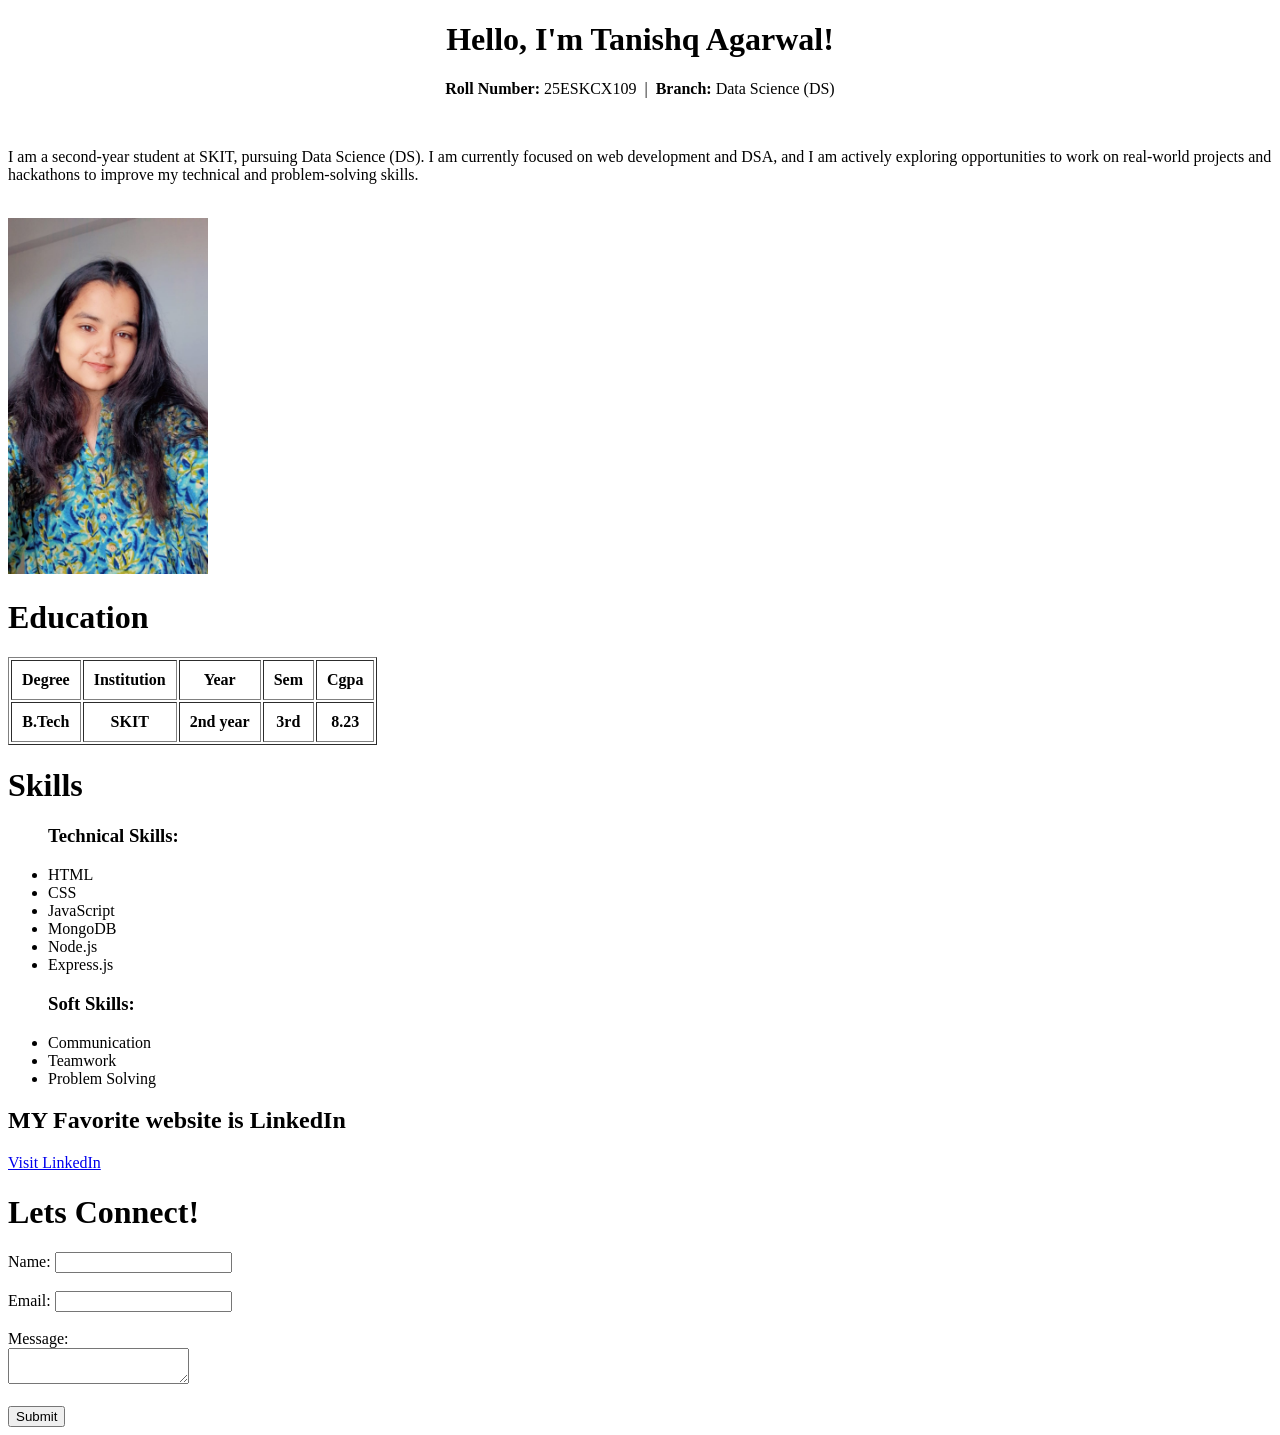
<file: 25ESKCX109/Day-1/index.html>
<!DOCTYPE html>
<html lang="en">
<head>
    <meta charset="UTF-8">
    <meta name="viewport" content="width=device-width, initial-scale=1.0">
    <title>Rajshree Kavia</title>
</head>
<body>
  <center>
    <h1>Hello, I'm Tanishq Agarwal!</h1>
    <p><strong>Roll Number:</strong> 25ESKCX109 &nbsp;|&nbsp; <strong>Branch:</strong> Data Science (DS)</p>
  </center>
    <br>
    <p>I am a second-year student at SKIT, pursuing Data Science (DS). I am currently focused on web development and DSA, and I am actively exploring opportunities to work on real-world projects and hackathons to improve my technical and problem-solving skills.</p>
    <br>
   <img src="photo.jpeg" width="200"  > 
   <h1>Education</h1>
<table border="1" cellpadding="10">
<tr>
    <th>Degree</th>
    <th>Institution</th>
    <th>Year</th>
    <th>Sem</th>
    <th>Cgpa</th>
</tr>

<tr>
    <th>B.Tech</th>
    <th>SKIT</th>
    <th>2nd year</th>
    <th>3rd</th>
    <th>8.23</th>
</tr>



</table>    
    <h1>Skills</h1>
    <ul>
        <h3>Technical Skills:</h3>

        <li>HTML</li>
        <li>CSS</li>
        <li>JavaScript</li>
        <li>MongoDB</li>
        <li>Node.js</li>
        <li>Express.js</li>

        <h3>Soft Skills:</h3>

        <li>Communication</li>
        <li>Teamwork</li>
        <li>Problem Solving</li>
    </ul>
    <h2>MY Favorite website is LinkedIn</h2>
    <a href="https://www.linkedin.com" target="_blank">Visit LinkedIn</a>
    <h1>Lets Connect!</h1>
    <form>
        <label for="name">Name:</label>
        <input type="text" id="name" name="name"><br><br>
        <label for="email">Email:</label>
        <input type="email" id="email" name="email"><br><br>
        <label for="message">Message:</label><br>
        <textarea id="message" name="message"></textarea><br><br>
        <input type="submit" value="Submit">    
    </form>
</body>
</html>
</file>
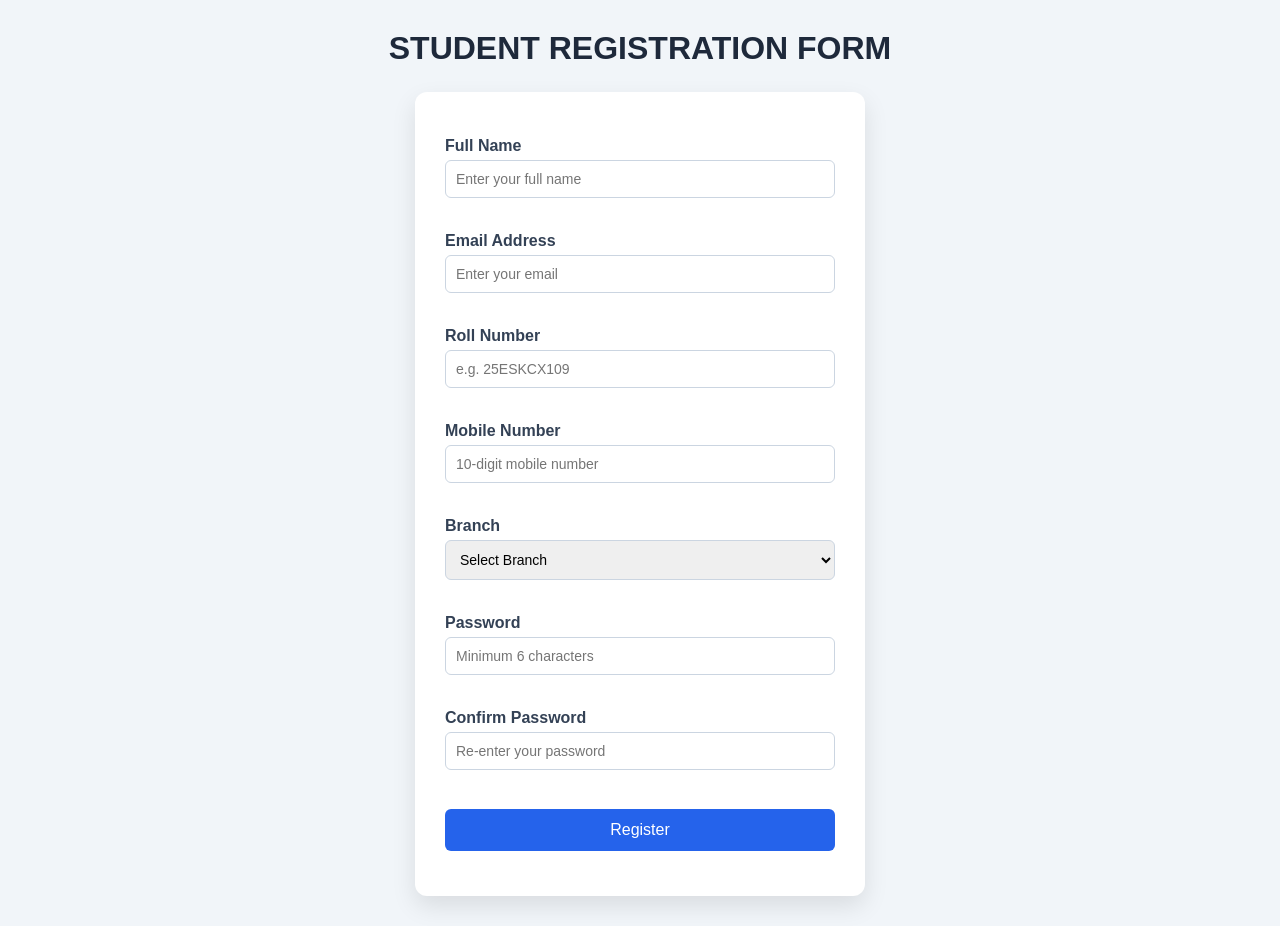
<file: 25ESKCX109/Day-10/index.html>
<!DOCTYPE html>
<html lang="en">
<head>
    <meta charset="UTF-8">
    <meta name="viewport" content="width=device-width, initial-scale=1.0">
    <title>Day 10 - Registration Form with Validation</title>
    <link rel="stylesheet" href="style.css">
</head>
<body>

<h1>STUDENT REGISTRATION FORM</h1>

<div class="container">

    <!-- novalidate turns off the browser's default popups so our own JS handles validation -->
    <form id="registrationForm" novalidate>

        <label>Full Name</label>
        <input type="text" id="name" placeholder="Enter your full name">
        <small class="error-msg" id="nameError"></small>

        <label>Email Address</label>
        <input type="email" id="email" placeholder="Enter your email">
        <small class="error-msg" id="emailError"></small>

        <label>Roll Number</label>
        <input type="text" id="roll" placeholder="e.g. 25ESKCX109">
        <small class="error-msg" id="rollError"></small>

        <label>Mobile Number</label>
        <input type="tel" id="mobile" placeholder="10-digit mobile number">
        <small class="error-msg" id="mobileError"></small>

        <label>Branch</label>
        <select id="branch">
            <option value="">Select Branch</option>
            <option>Data Science (DS)</option>
            <option>Computer Science (CS)</option>
            <option>IT</option>
            <option>ECE</option>
        </select>
        <small class="error-msg" id="branchError"></small>

        <label>Password</label>
        <input type="password" id="password" placeholder="Minimum 6 characters">
        <small class="error-msg" id="passwordError"></small>

        <label>Confirm Password</label>
        <input type="password" id="confirmPassword" placeholder="Re-enter your password">
        <small class="error-msg" id="confirmError"></small>

        <button type="submit">Register</button>

        <p class="success-msg" id="successMsg"></p>

    </form>

</div>

<script src="script.js"></script>
</body>
</html>
</file>
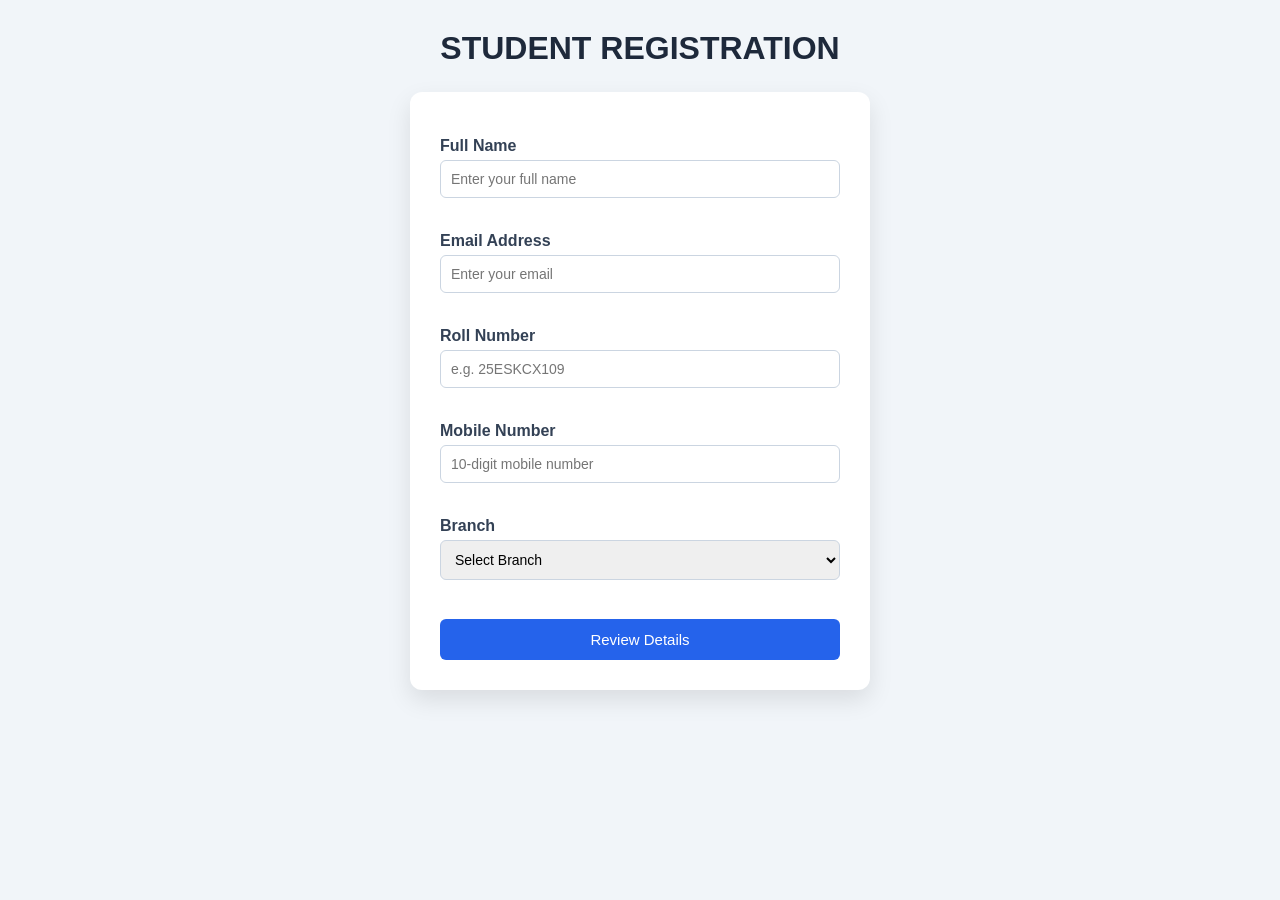
<file: 25ESKCX109/Day-11/index.html>
<!DOCTYPE html>
<html lang="en">
<head>
    <meta charset="UTF-8">
    <meta name="viewport" content="width=device-width, initial-scale=1.0">
    <title>Day 11 - Registration Confirmation System</title>
    <link rel="stylesheet" href="style.css">
</head>
<body>

<h1>STUDENT REGISTRATION</h1>

<div class="container">

    <!-- STEP 1: the form -->
    <form id="registrationForm" novalidate>
        <label>Full Name</label>
        <input type="text" id="name" placeholder="Enter your full name">
        <small class="error-msg" id="nameError"></small>

        <label>Email Address</label>
        <input type="email" id="email" placeholder="Enter your email">
        <small class="error-msg" id="emailError"></small>

        <label>Roll Number</label>
        <input type="text" id="roll" placeholder="e.g. 25ESKCX109">
        <small class="error-msg" id="rollError"></small>

        <label>Mobile Number</label>
        <input type="tel" id="mobile" placeholder="10-digit mobile number">
        <small class="error-msg" id="mobileError"></small>

        <label>Branch</label>
        <select id="branch">
            <option value="">Select Branch</option>
            <option>Data Science (DS)</option>
            <option>Computer Science (CS)</option>
            <option>IT</option>
            <option>ECE</option>
        </select>
        <small class="error-msg" id="branchError"></small>

        <button type="submit">Review Details</button>
    </form>

    <!-- STEP 2: the confirmation panel (hidden until the form is valid) -->
    <div id="confirmPanel" class="hidden">
        <h2>Please Confirm Your Details</h2>
        <table class="confirm-table">
            <tr><th>Full Name</th><td id="c_name"></td></tr>
            <tr><th>Email</th><td id="c_email"></td></tr>
            <tr><th>Roll Number</th><td id="c_roll"></td></tr>
            <tr><th>Mobile</th><td id="c_mobile"></td></tr>
            <tr><th>Branch</th><td id="c_branch"></td></tr>
        </table>
        <div class="btn-row">
            <button type="button" id="editBtn" class="secondary">Edit</button>
            <button type="button" id="confirmBtn">Confirm &amp; Register</button>
        </div>
    </div>

    <!-- STEP 3: final success message -->
    <div id="finalMsg" class="hidden success-box">
        <h2>Registration Confirmed!</h2>
        <p id="finalText"></p>
    </div>

</div>

<script src="script.js"></script>
</body>
</html>
</file>
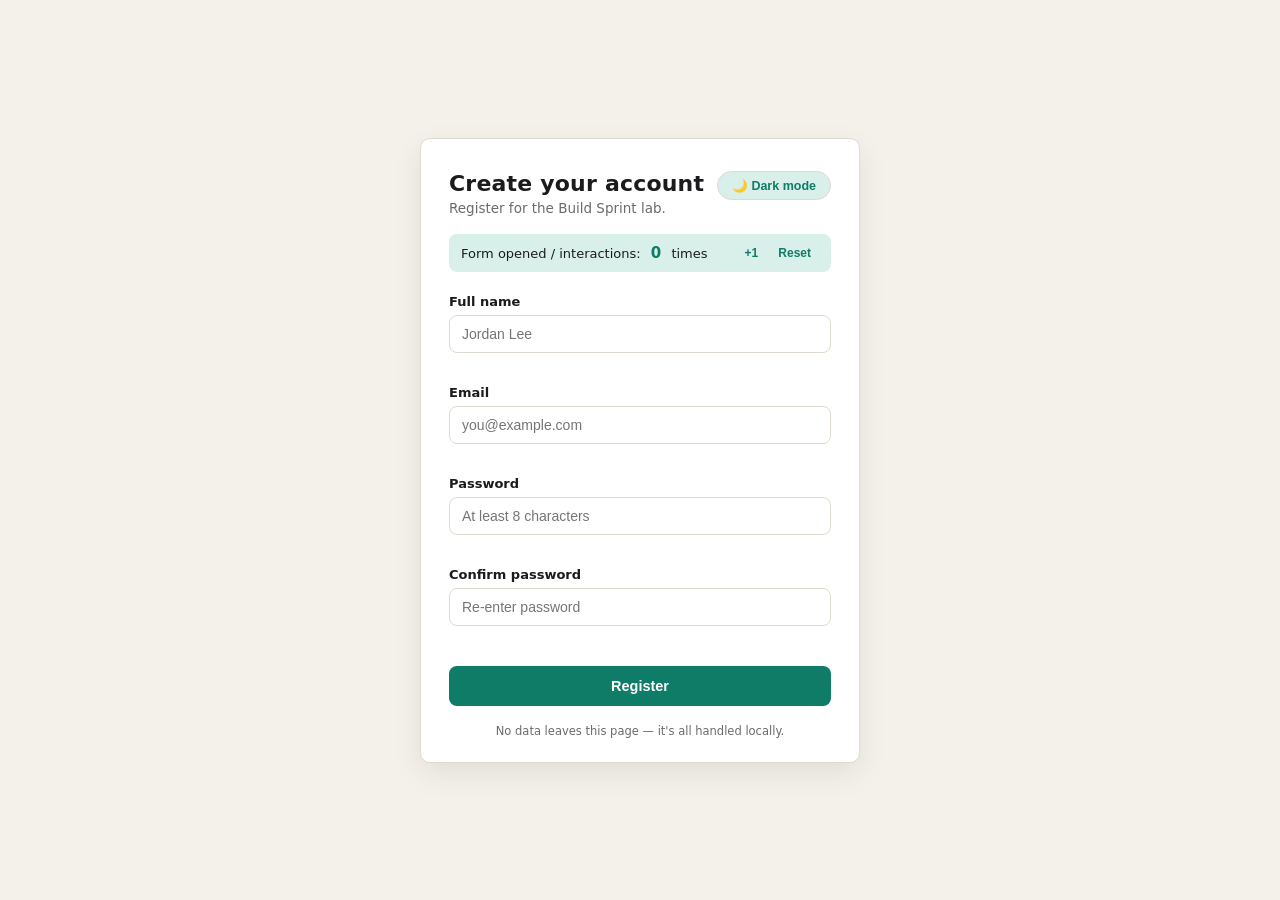
<file: 25ESKCX109/Day-4/index.html>
<!DOCTYPE html>
<html lang="en">
<head>
<meta charset="UTF-8">
<title>Build Sprint — Register</title>
<link rel="stylesheet" href="style.css">
</head>
<body data-theme="light">

<div class="card">
  <div class="top-row">
    <div>
      <h1>Create your account</h1>
      <p class="sub">Register for the Build Sprint lab.</p>
    </div>
    <button class="toggle-btn" id="themeToggle" type="button">🌙 Dark mode</button>
  </div>

  <div class="counter-bar">
    <span>Form opened / interactions: <span id="countVal">0</span> times</span>
    <div class="counter-actions">
      <button type="button" id="countBtn">+1</button>
      <button type="button" id="resetBtn">Reset</button>
    </div>
  </div>

  <form id="regForm" novalidate>
    <label for="name">Full name</label>
    <input type="text" id="name" placeholder="Jordan Lee">
    <div class="error-msg" id="nameError"></div>

    <label for="email">Email</label>
    <input type="text" id="email" placeholder="you@example.com">
    <div class="error-msg" id="emailError"></div>

    <label for="password">Password</label>
    <input type="password" id="password" placeholder="At least 8 characters">
    <div class="error-msg" id="passwordError"></div>

    <label for="confirm">Confirm password</label>
    <input type="password" id="confirm" placeholder="Re-enter password">
    <div class="error-msg" id="confirmError"></div>

    <button type="submit" class="submit-btn">Register</button>
    <div class="success-banner" id="successBanner">✅ Registration successful — welcome aboard!</div>
  </form>

  <footer class="note">No data leaves this page — it's all handled locally.</footer>
</div>

<script src="script.js"></script>

</body>
</html>
</file>
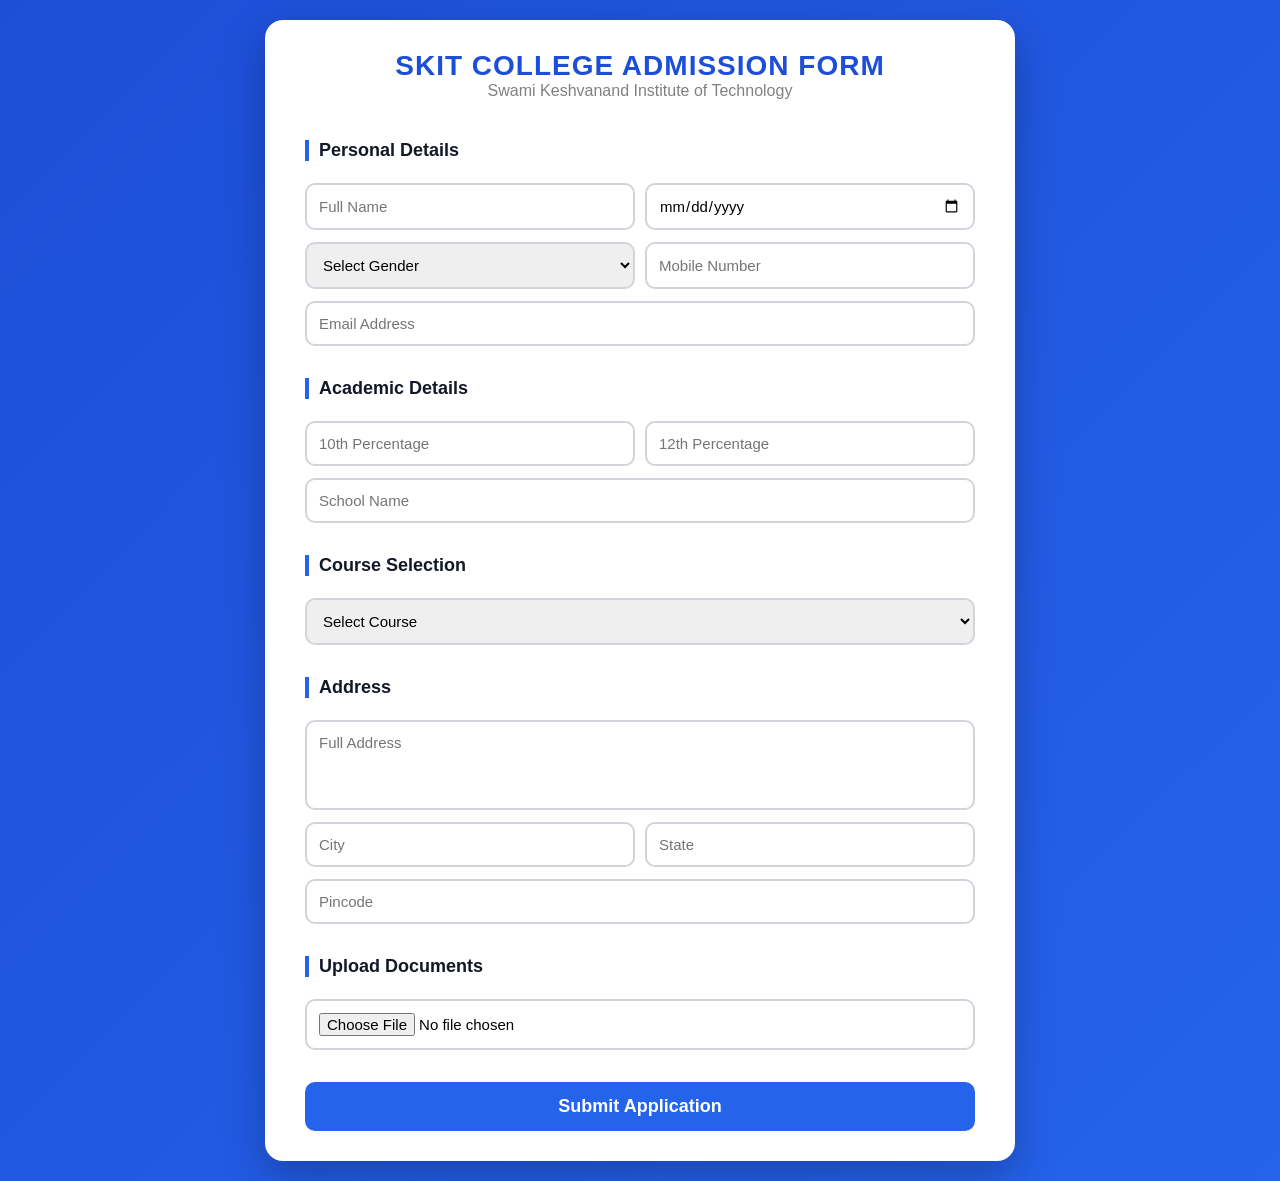
<file: 25ESKCX109/Day-2/admission-form/index.html>
<!DOCTYPE html>
<html lang="en">
<head>
    <meta charset="UTF-8">
    <meta name="viewport" content="width=device-width, initial-scale=1.0">
    <title>SKIT Admission Form</title>
    <link rel="stylesheet" href="style.css">
</head>
<body>

<div class="container">

    <h1>SKIT COLLEGE ADMISSION FORM</h1>
    <p class="sub">Swami Keshvanand Institute of Technology</p>

    <form>

       
        <h2>Personal Details</h2>

        <div class="row">
            <input type="text" placeholder="Full Name" required>
            <input type="date" required>
        </div>

        <div class="row">
            <select required>
                <option>Select Gender</option>
                <option>Male</option>
                <option>Female</option>
                <option>Other</option>
            </select>

            <input type="tel" placeholder="Mobile Number" required>
        </div>

        <input type="email" placeholder="Email Address" required>

        
        <h2>Academic Details</h2>

        <div class="row">
            <input type="text" placeholder="10th Percentage" required>
            <input type="text" placeholder="12th Percentage" required>
        </div>

        <input type="text" placeholder="School Name" required>

        
        <h2>Course Selection</h2>

        <select required>
            <option>Select Course</option>
            <option>B.Tech CSE</option>
            <option>B.Tech IT</option>
            <option>B.Tech ECE</option>
            <option>MBA</option>
        </select>

       
        <h2>Address</h2>

        <textarea placeholder="Full Address" required></textarea>

        <div class="row">
            <input type="text" placeholder="City" required>
            <input type="text" placeholder="State" required>
        </div>

        <input type="text" placeholder="Pincode" required>

      
        <h2>Upload Documents</h2>

        <input type="file">

       
        <button id="Btn" type="submit">Submit Application</button>

    </form>
</div>
<script src="script.js"></script>
</body>
</html>
</file>
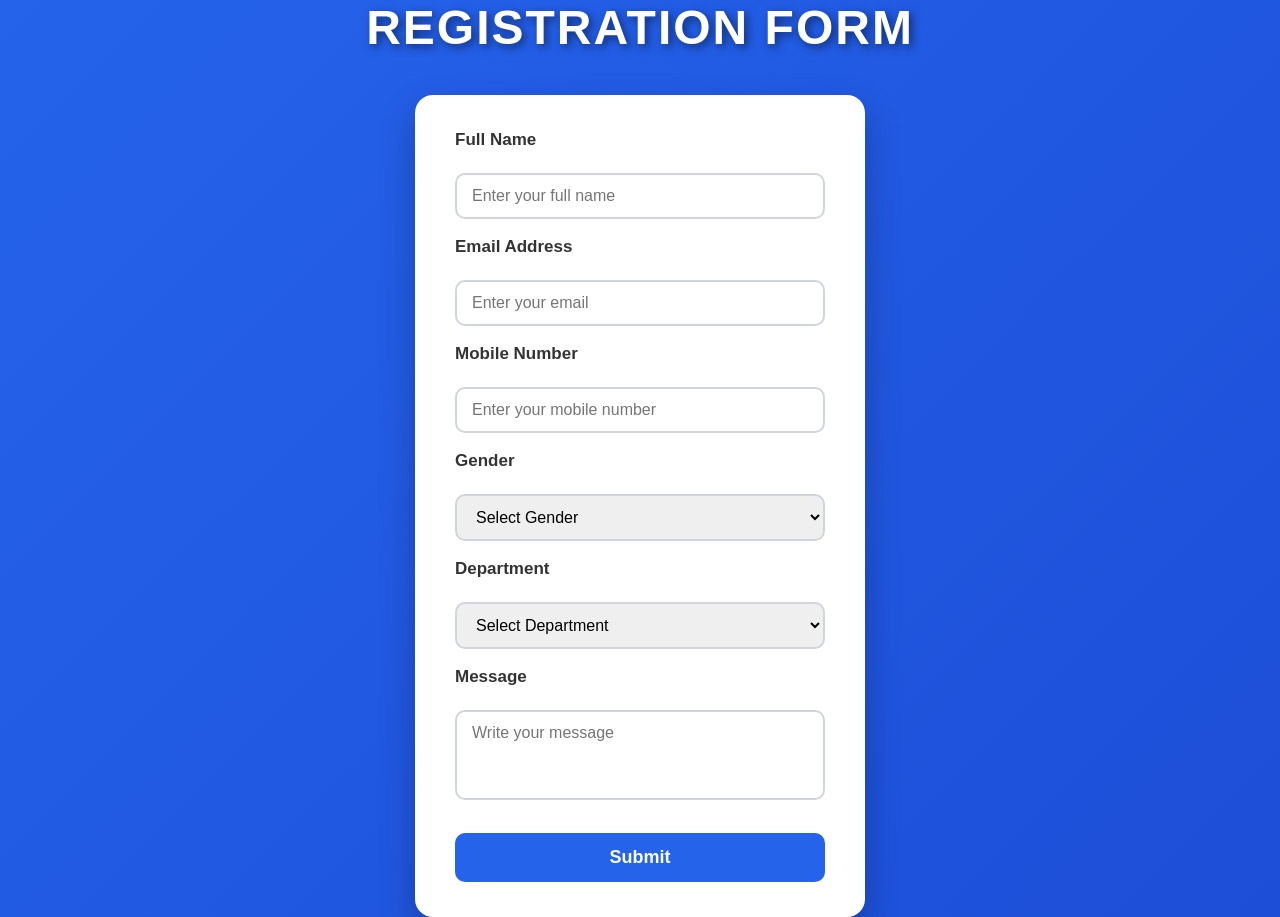
<file: 25ESKCX109/Day-2/registration-form/index.html>
<!DOCTYPE html>
<html lang="en">
<head>
    <meta charset="UTF-8">
    <meta name="viewport" content="width=device-width, initial-scale=1.0">
    <title>Registration Form</title>

    <link rel="stylesheet" href="style.css">
</head>
<body>

<h1>REGISTRATION FORM</h1>

<div class="container">

<form>

<label>Full Name</label>
<input type="text" placeholder="Enter your full name">

<label>Email Address</label>
<input type="email" placeholder="Enter your email">

<label>Mobile Number</label>
<input type="tel" placeholder="Enter your mobile number">

<label>Gender</label>
<select>
    <option>Select Gender</option>
    <option>Male</option>
    <option>Female</option>
    <option>Other</option>
</select>

<label>Department</label>
<select>
    <option>Select Department</option>
    <option>CSE</option>
    <option>IT</option>
    <option>ECE</option>
    <option>ME</option>
</select>

<label>Message</label>
<textarea placeholder="Write your message"></textarea>

<button type="submit">Submit</button>

</form>

</div>

</body>
</html>
</file>
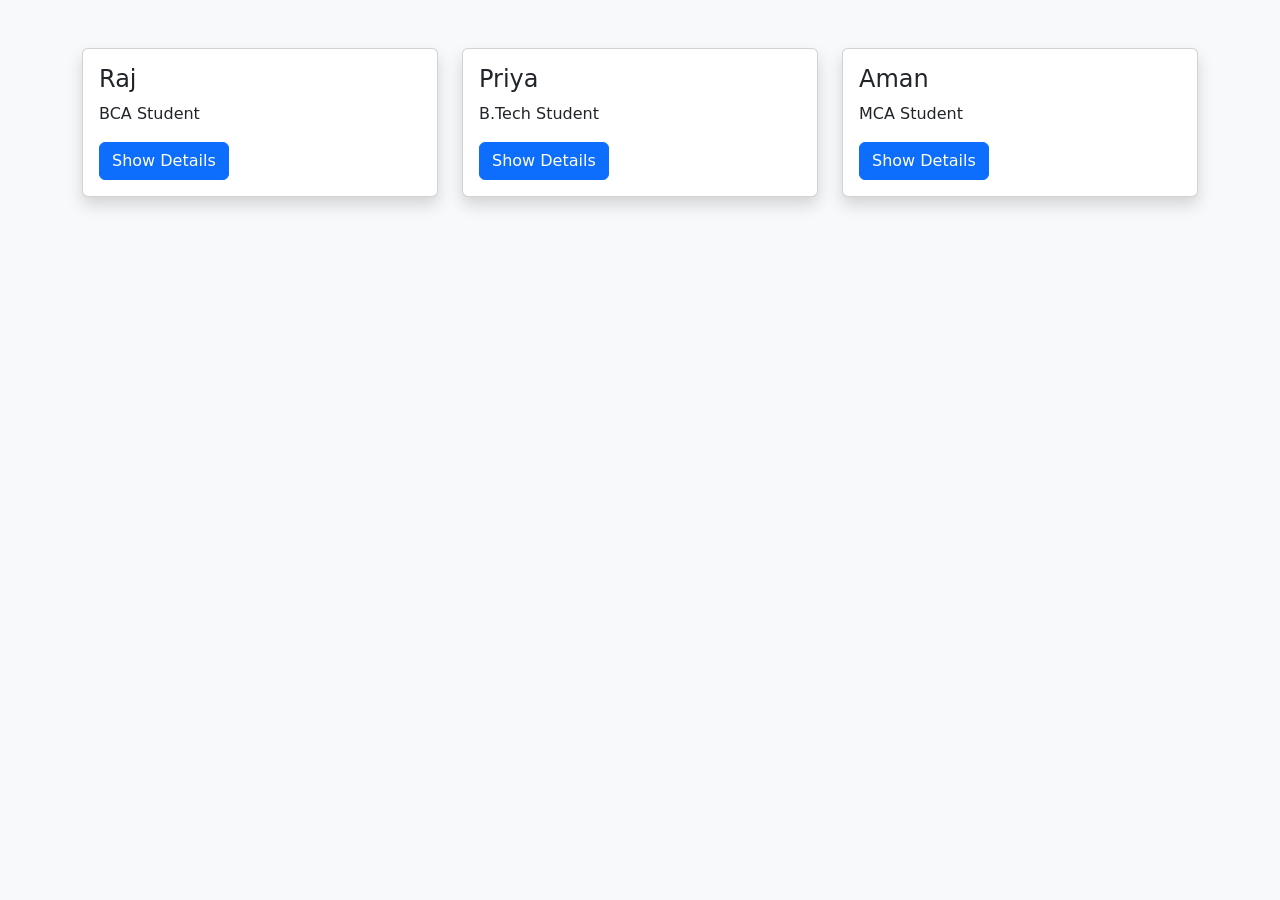
<file: 25ESKCX109/Day-5/homework/index.html>
<!DOCTYPE html>
<html lang="en">
<head>
    <meta charset="UTF-8">
    <meta name="viewport" content="width=device-width, initial-scale=1.0">
    <title>Student Cards</title>

    <link href="https://cdn.jsdelivr.net/npm/bootstrap@5.3.3/dist/css/bootstrap.min.css" rel="stylesheet">
</head>
<body class="bg-light">

<div class="container py-5">

    <div class="row g-4">

        <!-- Student 1 -->
        <div class="col-md-4">
            <div class="card shadow">
                <div class="card-body">
                    <h4>Raj</h4>
                    <p>BCA Student</p>

                    <button class="btn btn-primary toggle-btn">
                        Show Details
                    </button>

                    <div class="details mt-3" style="display:none;">
                        <hr>
                        <p><strong>Age:</strong> 20</p>
                        <p><strong>Email:</strong> raj@gmail.com</p>
                        <p><strong>Phone:</strong> 9876543210</p>
                        <p><strong>Address:</strong> Jaipur</p>
                    </div>

                </div>
            </div>
        </div>

        <!-- Student 2 -->
        <div class="col-md-4">
            <div class="card shadow">
                <div class="card-body">
                    <h4>Priya</h4>
                    <p>B.Tech Student</p>

                    <button class="btn btn-primary toggle-btn">
                        Show Details
                    </button>

                    <div class="details mt-3" style="display:none;">
                        <hr>
                        <p><strong>Age:</strong> 21</p>
                        <p><strong>Email:</strong> priya@gmail.com</p>
                        <p><strong>Phone:</strong> 9999999999</p>
                        <p><strong>Address:</strong> Delhi</p>
                    </div>

                </div>
            </div>
        </div>

        <!-- Student 3 -->
        <div class="col-md-4">
            <div class="card shadow">
                <div class="card-body">
                    <h4>Aman</h4>
                    <p>MCA Student</p>

                    <button class="btn btn-primary toggle-btn">
                        Show Details
                    </button>

                    <div class="details mt-3" style="display:none;">
                        <hr>
                        <p><strong>Age:</strong> 22</p>
                        <p><strong>Email:</strong> aman@gmail.com</p>
                        <p><strong>Phone:</strong> 8888888888</p>
                        <p><strong>Address:</strong> Mumbai</p>
                    </div>

                </div>
            </div>
        </div>

    </div>

</div>

<script src="script.js"></script>

</body>
</html>
</file>
<file: 25ESKCX109/Day-10/style.css>
* {
    margin: 0;
    padding: 0;
    box-sizing: border-box;
    font-family: Arial, sans-serif;
}

body {
    background: #f1f5f9;
    padding: 30px;
}

h1 {
    text-align: center;
    color: #1e293b;
    margin-bottom: 25px;
}

.container {
    max-width: 450px;
    margin: 0 auto;
    background: #ffffff;
    padding: 30px;
    border-radius: 12px;
    box-shadow: 0 10px 25px rgba(0, 0, 0, 0.1);
}

label {
    display: block;
    margin-top: 15px;
    margin-bottom: 5px;
    font-weight: bold;
    color: #334155;
}

input,
select {
    width: 100%;
    padding: 10px;
    border: 1px solid #cbd5e1;
    border-radius: 6px;
    font-size: 14px;
}

input:focus,
select:focus {
    outline: none;
    border-color: #2563eb;
}

/* Red border shown when a field fails validation (added from JS) */
.invalid {
    border-color: #ef4444;
}

.error-msg {
    display: block;
    color: #ef4444;
    font-size: 12px;
    min-height: 16px;
    margin-top: 3px;
}

button {
    width: 100%;
    margin-top: 20px;
    padding: 12px;
    background: #2563eb;
    color: white;
    border: none;
    border-radius: 6px;
    font-size: 16px;
    cursor: pointer;
}

button:hover {
    background: #1d4ed8;
}

.success-msg {
    text-align: center;
    color: green;
    font-weight: bold;
    margin-top: 15px;
}
</file>
<file: 25ESKCX109/Day-11/style.css>
* {
    margin: 0;
    padding: 0;
    box-sizing: border-box;
    font-family: Arial, sans-serif;
}

body {
    background: #f1f5f9;
    padding: 30px;
}

h1 {
    text-align: center;
    color: #1e293b;
    margin-bottom: 25px;
}

h2 {
    color: #1e293b;
    margin-bottom: 15px;
    text-align: center;
}

.container {
    max-width: 460px;
    margin: 0 auto;
    background: #ffffff;
    padding: 30px;
    border-radius: 12px;
    box-shadow: 0 10px 25px rgba(0, 0, 0, 0.1);
}

label {
    display: block;
    margin-top: 15px;
    margin-bottom: 5px;
    font-weight: bold;
    color: #334155;
}

input,
select {
    width: 100%;
    padding: 10px;
    border: 1px solid #cbd5e1;
    border-radius: 6px;
    font-size: 14px;
}

input:focus,
select:focus {
    outline: none;
    border-color: #2563eb;
}

.invalid {
    border-color: #ef4444;
}

.error-msg {
    display: block;
    color: #ef4444;
    font-size: 12px;
    min-height: 16px;
    margin-top: 3px;
}

button {
    padding: 12px 18px;
    background: #2563eb;
    color: white;
    border: none;
    border-radius: 6px;
    font-size: 15px;
    cursor: pointer;
}

button:hover {
    background: #1d4ed8;
}

button.secondary {
    background: #64748b;
}

button.secondary:hover {
    background: #475569;
}

#registrationForm button {
    width: 100%;
    margin-top: 20px;
}

/* Confirmation table */
.confirm-table {
    width: 100%;
    border-collapse: collapse;
    margin-bottom: 20px;
}

.confirm-table th,
.confirm-table td {
    border: 1px solid #e2e8f0;
    padding: 10px;
    text-align: left;
    font-size: 14px;
}

.confirm-table th {
    background: #f8fafc;
    width: 40%;
    color: #334155;
}

.btn-row {
    display: flex;
    gap: 10px;
    justify-content: space-between;
}

.btn-row button {
    flex: 1;
}

.success-box {
    text-align: center;
    color: green;
}

.success-box p {
    color: #334155;
    margin-top: 10px;
}

/* Utility class to toggle visibility from JavaScript */
.hidden {
    display: none;
}
</file>
<file: 25ESKCX109/Day-4/style.css>
:root{
    --bg:#f4f1ea;
    --surface:#ffffff;
    --ink:#1b1b1d;
    --muted:#6b6b6b;
    --accent:#0e7c66;
    --accent-soft:#d9efe9;
    --error:#c0392b;
    --border:#dedad0;
    --radius:10px;
    --shadow:0 10px 30px rgba(0,0,0,0.08);
  }
  [data-theme="dark"]{
    --bg:#0f1410;
    --surface:#171d18;
    --ink:#eef1ec;
    --muted:#9aa39b;
    --accent:#3fd9b0;
    --accent-soft:#173329;
    --error:#ff7a6b;
    --border:#2a332b;
    --shadow:0 10px 30px rgba(0,0,0,0.5);
  }
  *{box-sizing:border-box;}
  body{
    margin:0;
    min-height:100vh;
    display:flex;
    align-items:center;
    justify-content:center;
    background:var(--bg);
    color:var(--ink);
    font-family:'Segoe UI',system-ui,-apple-system,sans-serif;
    transition:background .3s ease,color .3s ease;
    padding:32px 16px;
  }
  .card{
    width:100%;
    max-width:440px;
    background:var(--surface);
    border:1px solid var(--border);
    border-radius:var(--radius);
    box-shadow:var(--shadow);
    padding:32px 28px 24px;
    transition:background .3s ease,border-color .3s ease;
  }
  .top-row{
    display:flex;
    justify-content:space-between;
    align-items:flex-start;
    margin-bottom:18px;
  }
  h1{
    font-size:22px;
    margin:0 0 4px;
    letter-spacing:.2px;
  }
  .sub{
    color:var(--muted);
    font-size:13.5px;
    margin:0;
  }
  .toggle-btn{
    border:1px solid var(--border);
    background:var(--accent-soft);
    color:var(--accent);
    border-radius:999px;
    padding:6px 14px;
    font-size:12.5px;
    font-weight:600;
    cursor:pointer;
    white-space:nowrap;
    transition:transform .15s ease,background .3s ease;
  }
  .toggle-btn:hover{transform:translateY(-1px);}
  .toggle-btn:active{transform:translateY(0);}

  .counter-bar{
    display:flex;
    align-items:center;
    justify-content:space-between;
    background:var(--accent-soft);
    border-radius:8px;
    padding:8px 12px;
    margin-bottom:22px;
    font-size:13px;
  }
  .counter-bar span#countVal{
    font-weight:700;
    color:var(--accent);
    font-size:15px;
    margin:0 6px;
  }
  .counter-actions button{
    border:none;
    background:transparent;
    color:var(--accent);
    font-weight:600;
    font-size:12px;
    cursor:pointer;
    padding:4px 8px;
    border-radius:6px;
  }
  .counter-actions button:hover{background:rgba(0,0,0,0.06);}

  label{
    display:block;
    font-size:13px;
    font-weight:600;
    margin:14px 0 6px;
  }
  input{
    width:100%;
    padding:10px 12px;
    border-radius:8px;
    border:1px solid var(--border);
    background:transparent;
    color:var(--ink);
    font-size:14px;
    outline:none;
    transition:border-color .2s ease, box-shadow .2s ease;
  }
  input:focus{
    border-color:var(--accent);
    box-shadow:0 0 0 3px var(--accent-soft);
  }
  input.invalid{border-color:var(--error);}
  .error-msg{
    color:var(--error);
    font-size:12px;
    margin-top:4px;
    min-height:14px;
  }

  .submit-btn{
    width:100%;
    margin-top:22px;
    padding:12px;
    border:none;
    border-radius:8px;
    background:var(--accent);
    color:#fff;
    font-weight:700;
    font-size:14.5px;
    cursor:pointer;
    transition:filter .15s ease, transform .15s ease;
  }
  .submit-btn:hover{filter:brightness(1.07);}
  .submit-btn:active{transform:scale(.98);}

  .success-banner{
    display:none;
    margin-top:16px;
    background:var(--accent-soft);
    color:var(--accent);
    border-radius:8px;
    padding:10px 12px;
    font-size:13px;
    text-align:center;
    font-weight:600;
  }
  .success-banner.show{display:block;}

  footer.note{
    text-align:center;
    color:var(--muted);
    font-size:11.5px;
    margin-top:18px;
  }
</file>
<file: 25ESKCX109/Day-2/admission-form/style.css>
*{
    margin:0;
    padding:0;
    box-sizing:border-box;
    font-family:Arial, sans-serif;
}

body{
    background:linear-gradient(135deg,#1d4ed8,#2563eb);
    padding:20px;
    display:flex;
    justify-content:center;
}

.container{
    width:100%;
    max-width:750px;
    background:white;
    padding:30px 40px;
    border-radius:18px;
    box-shadow:0 15px 40px rgba(0,0,0,0.25);
}


h1{
    text-align:center;
    font-size:28px;
    color:#1d4ed8;
    letter-spacing:1px;
}

.sub{
    text-align:center;
    margin-bottom:20px;
    color:gray;
}


h2{
    margin-top:20px;
    margin-bottom:10px;
    font-size:18px;
    color:#111827;
    border-left:4px solid #2563eb;
    padding-left:10px;
}


form{
    display:flex;
    flex-direction:column;
    gap:12px;
}


.row{
    display:flex;
    gap:10px;
}


input,select,textarea{
    width:100%;
    padding:12px;
    font-size:15px;
    border:2px solid #d1d5db;
    border-radius:10px;
    outline:none;
    transition:0.3s;
}

textarea{
    height:90px;
    resize:none;
}

input:focus,select:focus,textarea:focus{
    border-color:#2563eb;
    box-shadow:0 0 8px rgba(37,99,235,0.3);
}


button{
    margin-top:20px;
    padding:14px;
    font-size:18px;
    font-weight:bold;
    color:white;
    background:#2563eb;
    border:none;
    border-radius:10px;
    cursor:pointer;
    transition:0.3s;
}

button:hover{
    background:#1d4ed8;
    transform:translateY(-2px);
}


@media (max-width:768px){

    .container{
        padding:25px;
    }

    h1{
        font-size:24px;
    }

    .row{
        flex-direction:column;
    }
}


@media (max-width:480px){

    body{
        padding:10px;
    }

    .container{
        padding:20px;
        border-radius:12px;
    }

    h1{
        font-size:20px;
    }

    h2{
        font-size:16px;
    }

    input,select,textarea{
        font-size:14px;
        padding:10px;
    }

    button{
        font-size:16px;
        padding:12px;
    }
}
</file>
<file: 25ESKCX109/Day-2/registration-form/style.css>
*{
    margin:0;
    padding:0;
    box-sizing:border-box;
    font-family:Arial, Helvetica, sans-serif;
}

body{

    background:linear-gradient(135deg,#2563eb,#1d4ed8);

    display:flex;
    flex-direction:column;
    justify-content:center;
    align-items:center;

    min-height:100vh;
}

h1{

    color:white;

    font-size:48px;

    margin-bottom:40px;

    text-shadow:3px 3px 8px rgba(0,0,0,.5);

    letter-spacing:2px;
}

.container{

    width:450px;

    background:white;

    border-radius:18px;

    padding:35px 40px;

    box-shadow:0 15px 35px rgba(0,0,0,.25);
}

form{

    display:flex;

    flex-direction:column;

    gap:18px;
}

label{

    font-size:17px;

    font-weight:bold;

    color:#333;

    margin-bottom:5px;
}

input,
select,
textarea{

    width:100%;

    padding:12px 15px;

    font-size:16px;

    border:2px solid #d1d5db;

    border-radius:10px;

    outline:none;

    transition:.3s;
}

textarea{

    resize:none;

    height:90px;
}

input:focus,
select:focus,
textarea:focus{

    border-color:#2563eb;

    box-shadow:0 0 8px rgba(37,99,235,.25);
}

button{

    margin-top:15px;

    padding:14px;

    font-size:18px;

    font-weight:bold;

    color:white;

    background:#2563eb;

    border:none;

    border-radius:10px;

    cursor:pointer;

    transition:.3s;
}

button:hover{

    background:#1d4ed8;

    transform:translateY(-2px);

    box-shadow:0 8px 20px rgba(0,0,0,.2);
}
</file>
